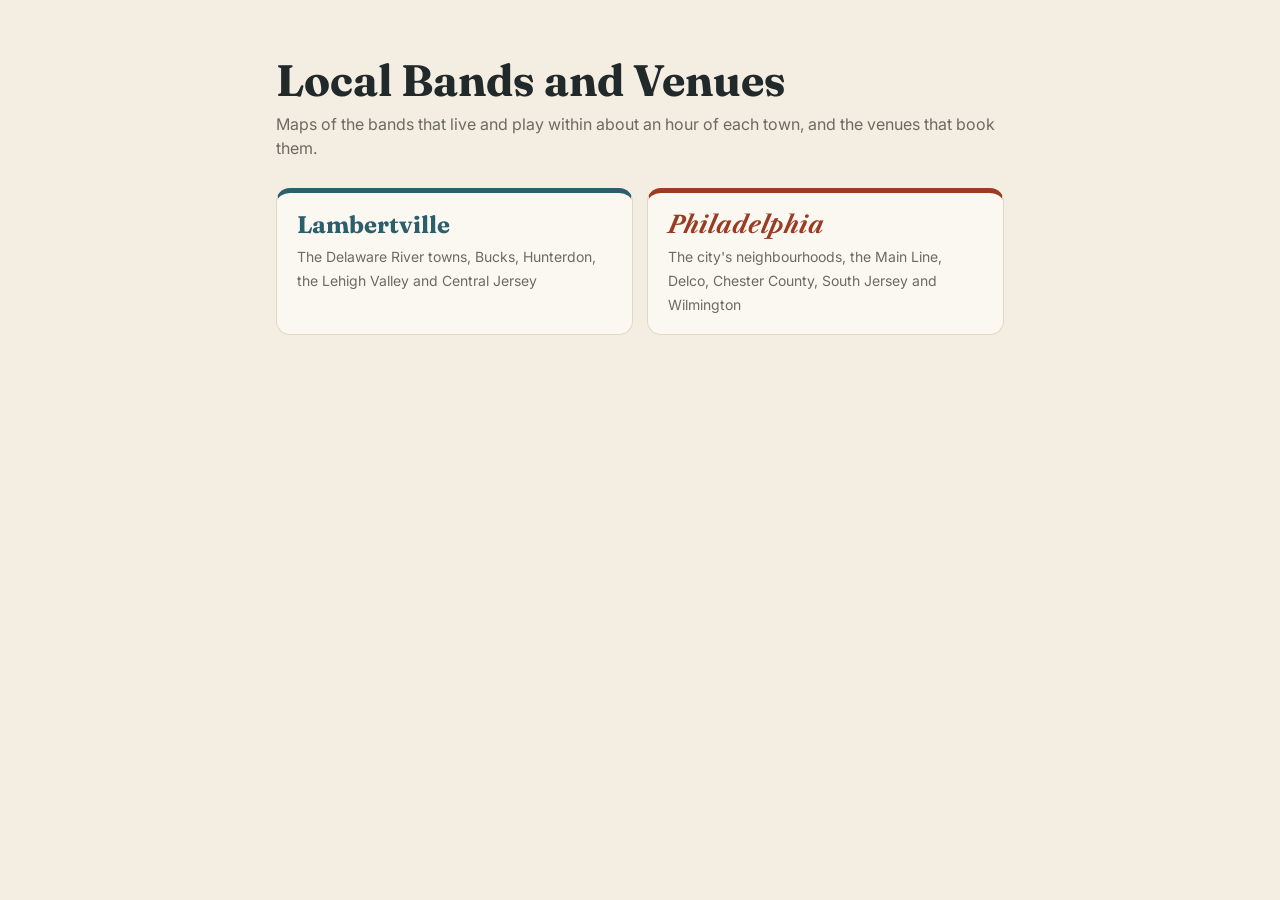
<file: bands/index.html>
<!doctype html>
<html lang="en">
<head>
<meta charset="utf-8">
<meta name="viewport" content="width=device-width, initial-scale=1">
<title>Local Bands and Venues</title>
<link href="https://fonts.googleapis.com/css2?family=Fraunces:opsz,wght@9..144,500;9..144,700&family=Libre+Caslon+Text:ital@1&family=Inter:wght@400;500&display=swap" rel="stylesheet">
<style>
:root { --paper: #f4eee2; --panel: #fbf8f1; --ink: #22292b; --muted: #6c6a62; --line: #e1d8c6; --river: #2c5f6e; --brick: #9a3b24; }
@media (prefers-color-scheme: dark) {
  :root:not([data-theme="light"]) { --paper: #13181b; --panel: #1a2125; --ink: #ece6da; --muted: #a49f93; --line: #2b383b; --river: #7fb2bf; --brick: #e08b6f; }
}
* { box-sizing: border-box; }
body { margin: 0; background: var(--paper); color: var(--ink); font: 16px/1.5 Inter, system-ui, sans-serif; }
main { max-width: 760px; margin: 0 auto; padding: 56px 16px; }
h1 { font: 700 clamp(30px, 6vw, 44px)/1.1 Fraunces, Georgia, serif; margin: 0 0 8px; }
p.lede { color: var(--muted); margin: 0 0 28px; }
.cities { display: grid; gap: 14px; grid-template-columns: repeat(auto-fit, minmax(260px, 1fr)); }
a.city { display: block; text-decoration: none; color: inherit; background: var(--panel); border: 1px solid var(--line); border-radius: 14px; padding: 18px 20px; border-top: 5px solid var(--c); }
a.city:hover { border-color: var(--c); }
a.city h2 { margin: 0 0 4px; font: 700 24px/1.2 var(--f); color: var(--c); }
a.city span { color: var(--muted); font-size: 14px; }
</style>
</head>
<body>
<main>
  <h1>Local Bands and Venues</h1>
  <p class="lede">Maps of the bands that live and play within about an hour of each town, and the venues that book them.</p>
  <div class="cities">
    <a class="city" href="lambertville/" style="--c: var(--river); --f: Fraunces, Georgia, serif">
      <h2>Lambertville</h2><span>The Delaware River towns, Bucks, Hunterdon, the Lehigh Valley and Central Jersey</span>
    </a>
    <a class="city" href="philadelphia/" style="--c: var(--brick); --f: 'Libre Caslon Text', Georgia, serif">
      <h2><i>Philadelphia</i></h2><span>The city's neighbourhoods, the Main Line, Delco, Chester County, South Jersey and Wilmington</span>
    </a>
  </div>
</main>
</body>
</html>
</file>
